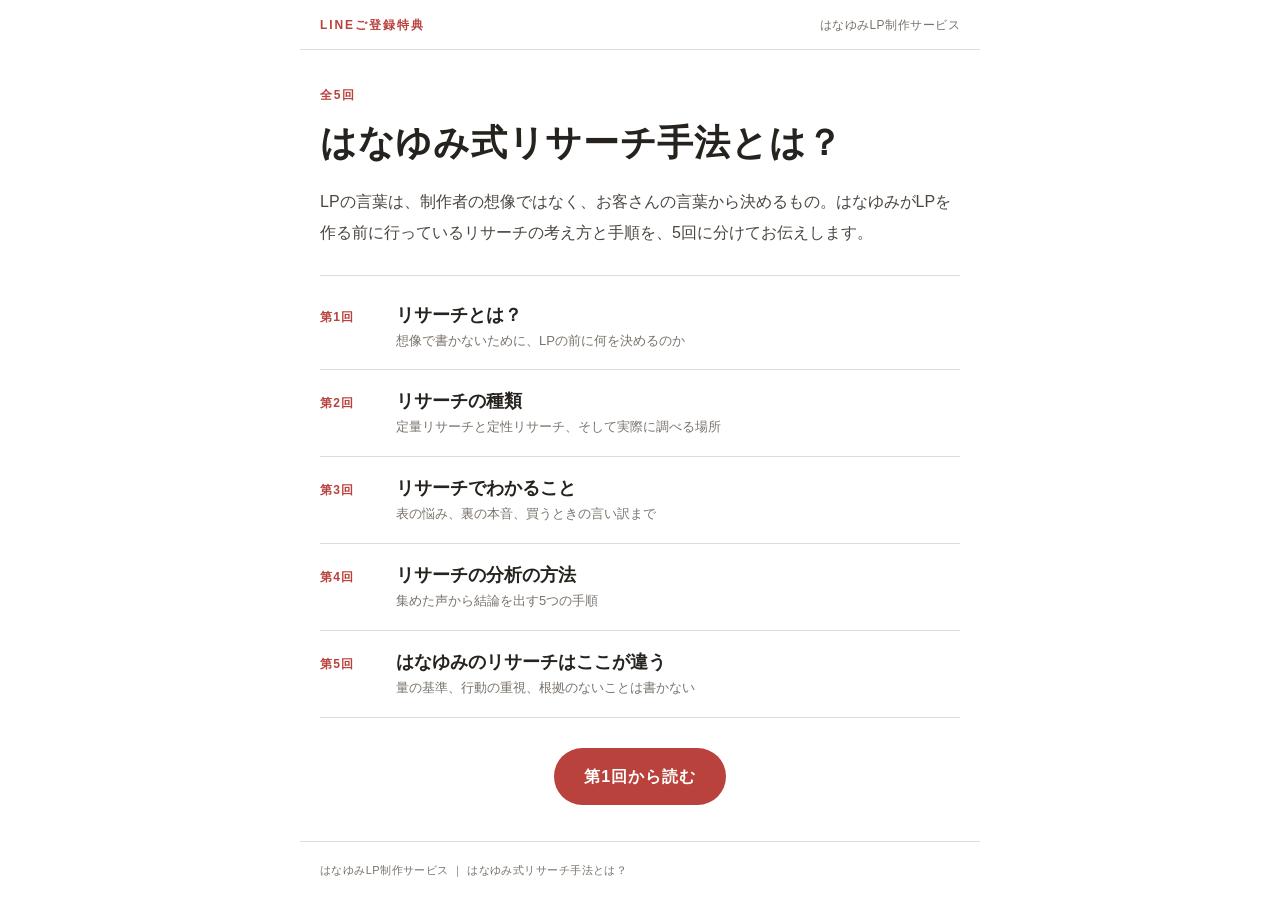
<file: index.html>
<!doctype html>
<html lang="ja">
<head>
<meta charset="utf-8">
<meta name="viewport" content="width=device-width, initial-scale=1">
<title>はなゆみ式リサーチ手法とは？</title>
<link rel="stylesheet" href="style.css">
</head>
<body>
<header class="topbar">
  <span class="eyebrow">LINEご登録特典</span>
  <span class="pub">はなゆみLP制作サービス</span>
</header>
<main class="article index">
  <div class="hero">
    <p class="count">全5回</p>
    <h1>はなゆみ式リサーチ手法とは？</h1>
    <p class="lead">LPの言葉は、制作者の想像ではなく、お客さんの言葉から決めるもの。はなゆみがLPを作る前に行っているリサーチの考え方と手順を、5回に分けてお伝えします。</p>
  </div>
  <ol class="toc"><li><a href="01.html"><span class="n">第1回</span><span class="t">リサーチとは？</span><span class="d">想像で書かないために、LPの前に何を決めるのか</span></a></li><li><a href="02.html"><span class="n">第2回</span><span class="t">リサーチの種類</span><span class="d">定量リサーチと定性リサーチ、そして実際に調べる場所</span></a></li><li><a href="03.html"><span class="n">第3回</span><span class="t">リサーチでわかること</span><span class="d">表の悩み、裏の本音、買うときの言い訳まで</span></a></li><li><a href="04.html"><span class="n">第4回</span><span class="t">リサーチの分析の方法</span><span class="d">集めた声から結論を出す5つの手順</span></a></li><li><a href="05.html"><span class="n">第5回</span><span class="t">はなゆみのリサーチはここが違う</span><span class="d">量の基準、行動の重視、根拠のないことは書かない</span></a></li></ol>
  <p class="start"><a href="01.html">第1回から読む</a></p>
</main>
<footer class="foot">
  <p>はなゆみLP制作サービス ｜ はなゆみ式リサーチ手法とは？</p>
</footer>
</body>
</html>
</file>
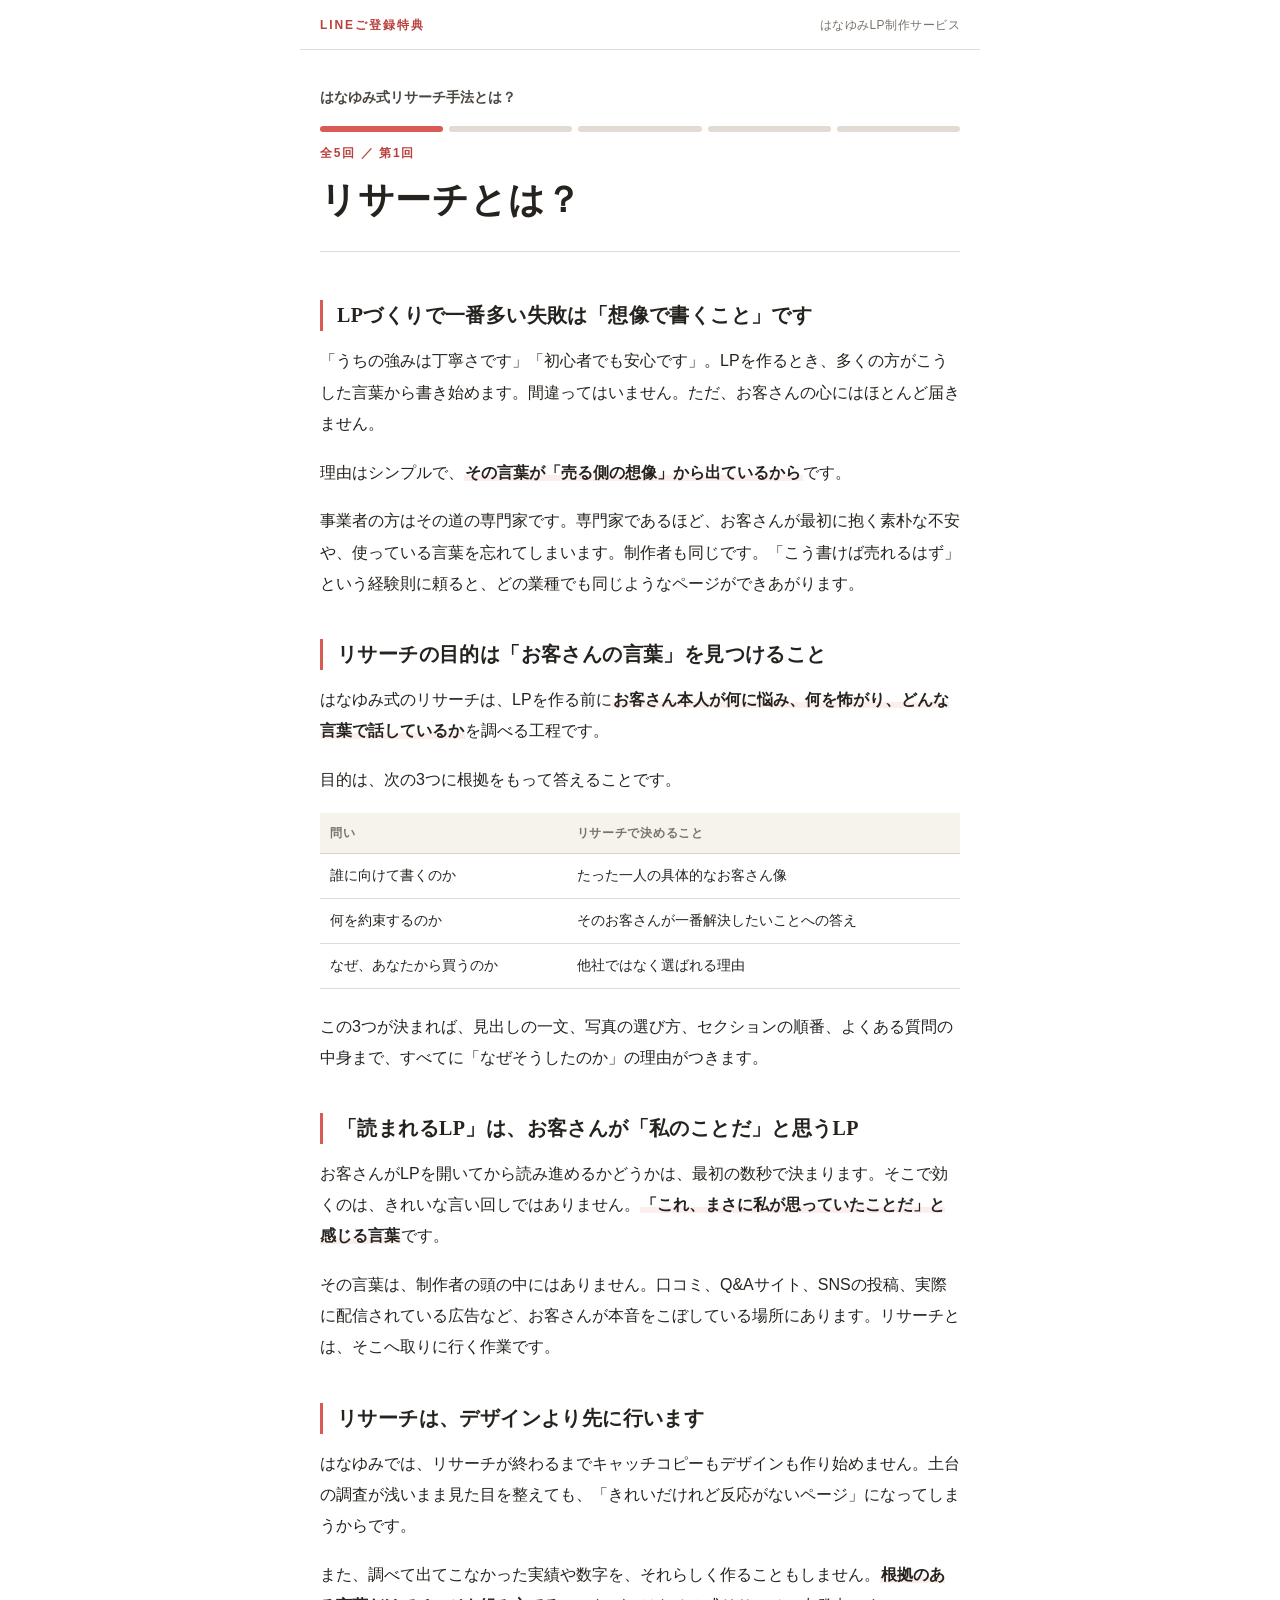
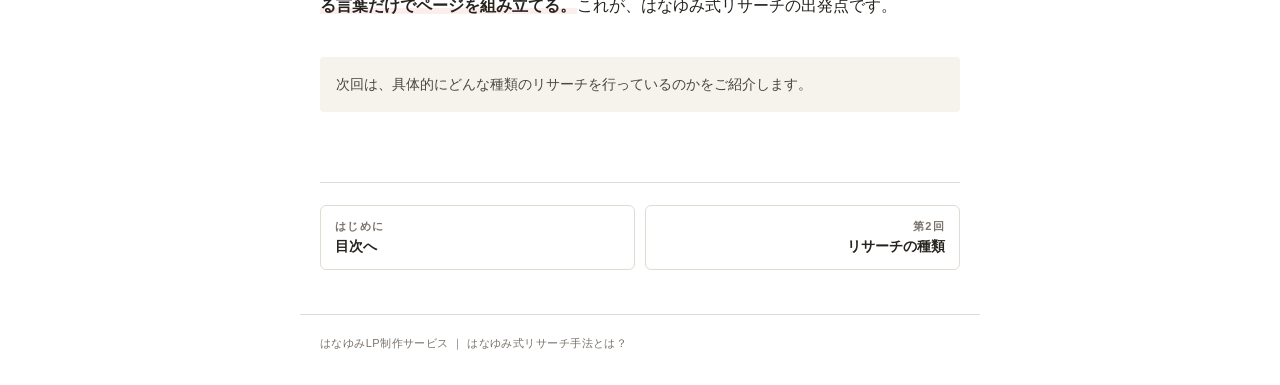
<file: 01.html>
<!doctype html>
<html lang="ja">
<head>
<meta charset="utf-8">
<meta name="viewport" content="width=device-width, initial-scale=1">
<title>第1回 リサーチとは？｜はなゆみ式リサーチ手法とは？</title>
<link rel="stylesheet" href="style.css">
</head>
<body>
<header class="topbar">
  <span class="eyebrow">LINEご登録特典</span>
  <span class="pub">はなゆみLP制作サービス</span>
</header>
<main class="article">
  <div class="hero">
    <p class="series"><a href="index.html">はなゆみ式リサーチ手法とは？</a></p>
    <nav class="rail" aria-label="全5回の位置"><a class="seg is-current" href="01.html" aria-label="第1回 リサーチとは？" aria-current="page"></a><a class="seg " href="02.html" aria-label="第2回 リサーチの種類"></a><a class="seg " href="03.html" aria-label="第3回 リサーチでわかること"></a><a class="seg " href="04.html" aria-label="第4回 リサーチの分析の方法"></a><a class="seg " href="05.html" aria-label="第5回 はなゆみのリサーチはここが違う"></a></nav>
    <p class="count">全5回 ／ 第1回</p>
    <h1>リサーチとは？</h1>
  </div>
  <div class="body">
<h3>LPづくりで一番多い失敗は「想像で書くこと」です</h3>
<p>「うちの強みは丁寧さです」「初心者でも安心です」。LPを作るとき、多くの方がこうした言葉から書き始めます。間違ってはいません。ただ、お客さんの心にはほとんど届きません。</p>
<p>理由はシンプルで、<strong>その言葉が「売る側の想像」から出ているから</strong>です。</p>
<p>事業者の方はその道の専門家です。専門家であるほど、お客さんが最初に抱く素朴な不安や、使っている言葉を忘れてしまいます。制作者も同じです。「こう書けば売れるはず」という経験則に頼ると、どの業種でも同じようなページができあがります。</p>
<h3>リサーチの目的は「お客さんの言葉」を見つけること</h3>
<p>はなゆみ式のリサーチは、LPを作る前に<strong>お客さん本人が何に悩み、何を怖がり、どんな言葉で話しているか</strong>を調べる工程です。</p>
<p>目的は、次の3つに根拠をもって答えることです。</p>
<div class="table"><table><thead><tr><th>問い</th><th>リサーチで決めること</th></tr></thead><tbody><tr><td data-label="問い">誰に向けて書くのか</td><td data-label="リサーチで決めること">たった一人の具体的なお客さん像</td></tr><tr><td data-label="問い">何を約束するのか</td><td data-label="リサーチで決めること">そのお客さんが一番解決したいことへの答え</td></tr><tr><td data-label="問い">なぜ、あなたから買うのか</td><td data-label="リサーチで決めること">他社ではなく選ばれる理由</td></tr></tbody></table></div>
<p>この3つが決まれば、見出しの一文、写真の選び方、セクションの順番、よくある質問の中身まで、すべてに「なぜそうしたのか」の理由がつきます。</p>
<h3>「読まれるLP」は、お客さんが「私のことだ」と思うLP</h3>
<p>お客さんがLPを開いてから読み進めるかどうかは、最初の数秒で決まります。そこで効くのは、きれいな言い回しではありません。<strong>「これ、まさに私が思っていたことだ」と感じる言葉</strong>です。</p>
<p>その言葉は、制作者の頭の中にはありません。口コミ、Q&amp;Aサイト、SNSの投稿、実際に配信されている広告など、お客さんが本音をこぼしている場所にあります。リサーチとは、そこへ取りに行く作業です。</p>
<h3>リサーチは、デザインより先に行います</h3>
<p>はなゆみでは、リサーチが終わるまでキャッチコピーもデザインも作り始めません。土台の調査が浅いまま見た目を整えても、「きれいだけれど反応がないページ」になってしまうからです。</p>
<p>また、調べて出てこなかった実績や数字を、それらしく作ることもしません。<strong>根拠のある言葉だけでページを組み立てる。</strong>これが、はなゆみ式リサーチの出発点です。</p>
<p class="next">次回は、具体的にどんな種類のリサーチを行っているのかをご紹介します。</p>
  </div>
  <nav class="pager"><a class="prev" href="index.html"><span>はじめに</span>目次へ</a><a class="next" href="02.html"><span>第2回</span>リサーチの種類</a></nav>
</main>
<footer class="foot">
  <p>はなゆみLP制作サービス ｜ はなゆみ式リサーチ手法とは？</p>
</footer>
</body>
</html>
</file>
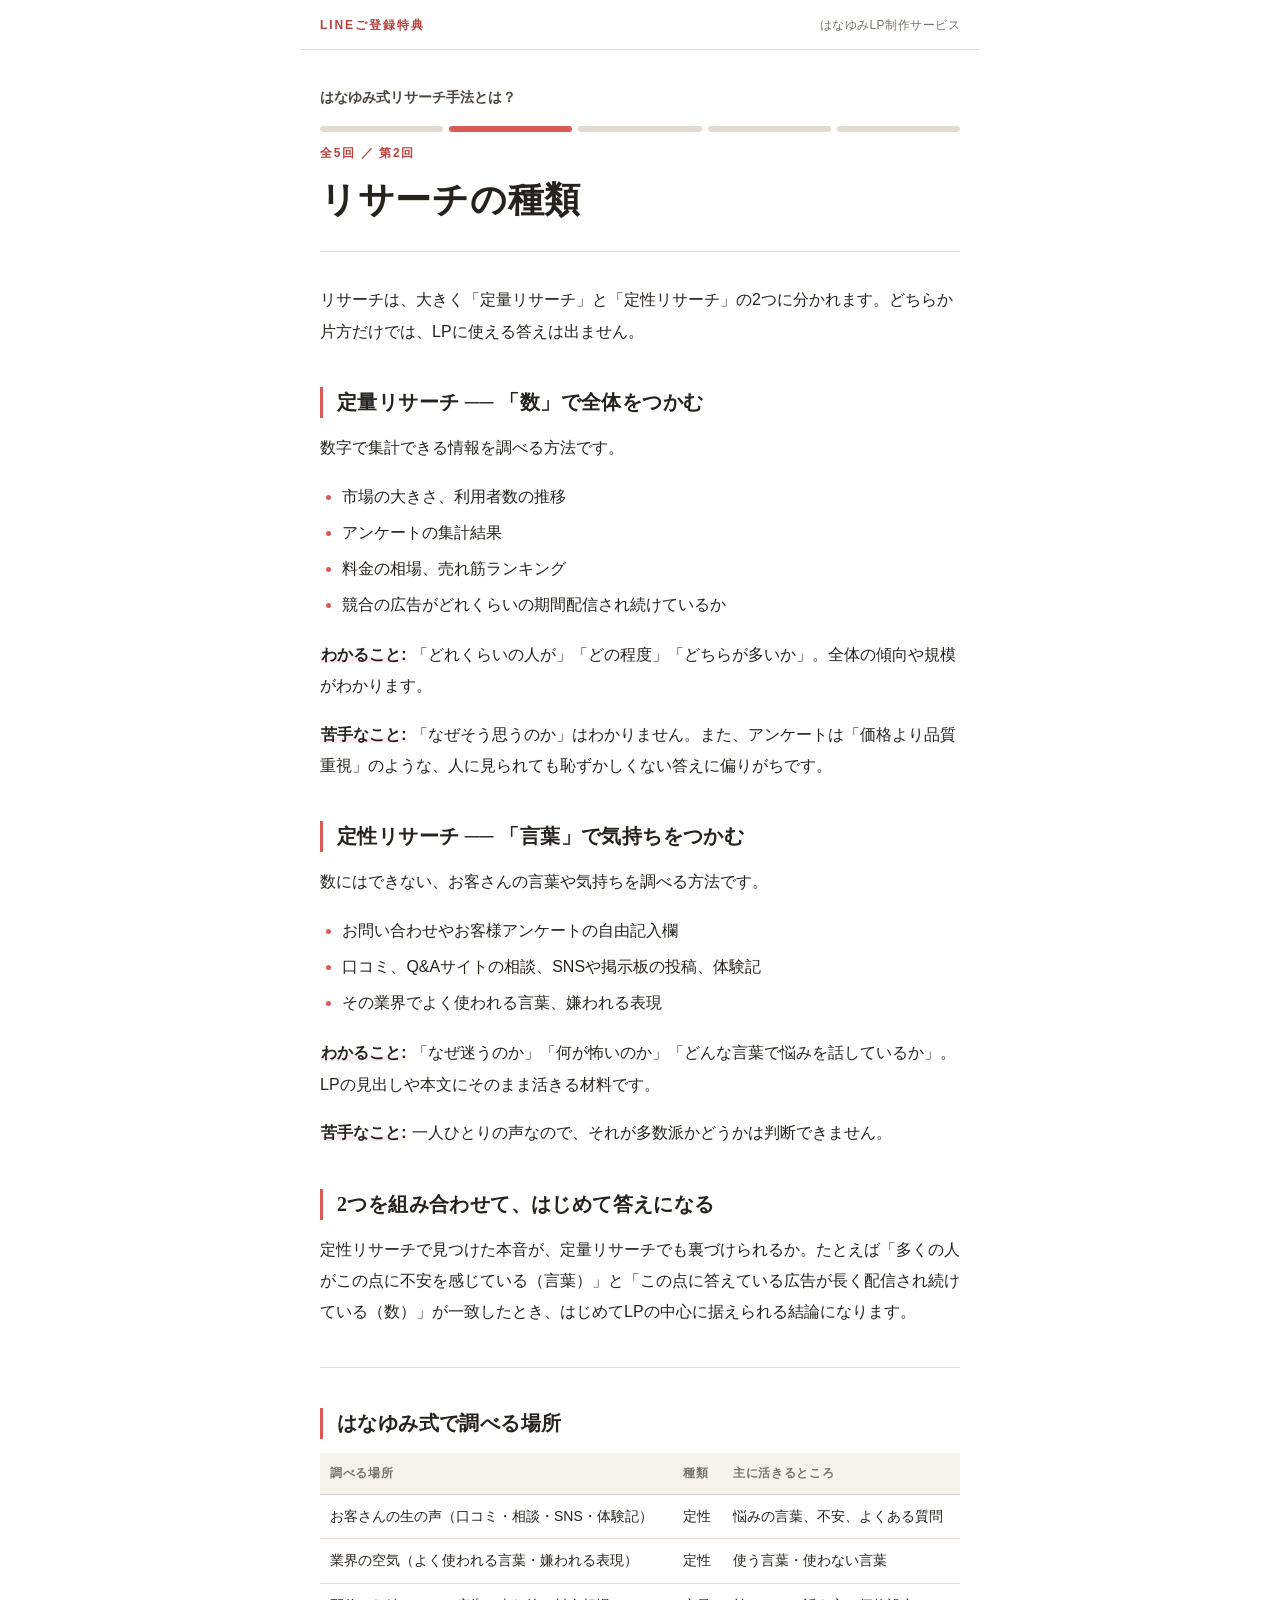
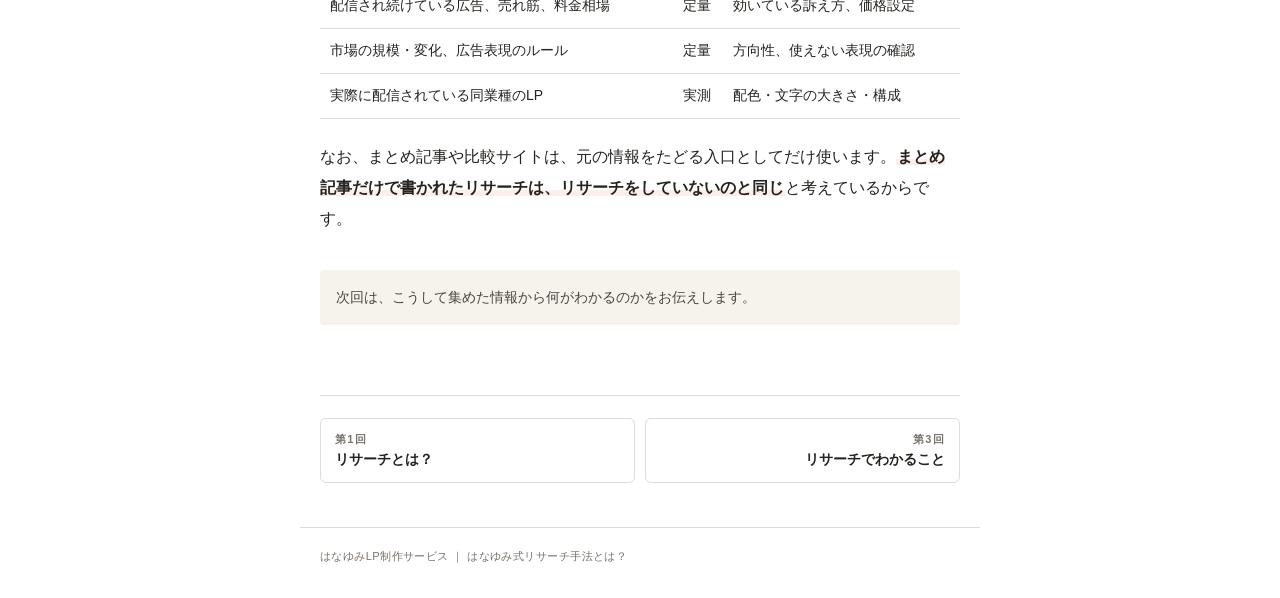
<file: 02.html>
<!doctype html>
<html lang="ja">
<head>
<meta charset="utf-8">
<meta name="viewport" content="width=device-width, initial-scale=1">
<title>第2回 リサーチの種類｜はなゆみ式リサーチ手法とは？</title>
<link rel="stylesheet" href="style.css">
</head>
<body>
<header class="topbar">
  <span class="eyebrow">LINEご登録特典</span>
  <span class="pub">はなゆみLP制作サービス</span>
</header>
<main class="article">
  <div class="hero">
    <p class="series"><a href="index.html">はなゆみ式リサーチ手法とは？</a></p>
    <nav class="rail" aria-label="全5回の位置"><a class="seg " href="01.html" aria-label="第1回 リサーチとは？"></a><a class="seg is-current" href="02.html" aria-label="第2回 リサーチの種類" aria-current="page"></a><a class="seg " href="03.html" aria-label="第3回 リサーチでわかること"></a><a class="seg " href="04.html" aria-label="第4回 リサーチの分析の方法"></a><a class="seg " href="05.html" aria-label="第5回 はなゆみのリサーチはここが違う"></a></nav>
    <p class="count">全5回 ／ 第2回</p>
    <h1>リサーチの種類</h1>
  </div>
  <div class="body">
<p>リサーチは、大きく「定量リサーチ」と「定性リサーチ」の2つに分かれます。どちらか片方だけでは、LPに使える答えは出ません。</p>
<h3>定量リサーチ ── 「数」で全体をつかむ</h3>
<p>数字で集計できる情報を調べる方法です。</p>
<ul><li>市場の大きさ、利用者数の推移</li><li>アンケートの集計結果</li><li>料金の相場、売れ筋ランキング</li><li>競合の広告がどれくらいの期間配信され続けているか</li></ul>
<p><strong>わかること:</strong> 「どれくらいの人が」「どの程度」「どちらが多いか」。全体の傾向や規模がわかります。</p>
<p><strong>苦手なこと:</strong> 「なぜそう思うのか」はわかりません。また、アンケートは「価格より品質重視」のような、人に見られても恥ずかしくない答えに偏りがちです。</p>
<h3>定性リサーチ ── 「言葉」で気持ちをつかむ</h3>
<p>数にはできない、お客さんの言葉や気持ちを調べる方法です。</p>
<ul><li>お問い合わせやお客様アンケートの自由記入欄</li><li>口コミ、Q&amp;Aサイトの相談、SNSや掲示板の投稿、体験記</li><li>その業界でよく使われる言葉、嫌われる表現</li></ul>
<p><strong>わかること:</strong> 「なぜ迷うのか」「何が怖いのか」「どんな言葉で悩みを話しているか」。LPの見出しや本文にそのまま活きる材料です。</p>
<p><strong>苦手なこと:</strong> 一人ひとりの声なので、それが多数派かどうかは判断できません。</p>
<h3>2つを組み合わせて、はじめて答えになる</h3>
<p>定性リサーチで見つけた本音が、定量リサーチでも裏づけられるか。たとえば「多くの人がこの点に不安を感じている（言葉）」と「この点に答えている広告が長く配信され続けている（数）」が一致したとき、はじめてLPの中心に据えられる結論になります。</p>
<hr>
<h3>はなゆみ式で調べる場所</h3>
<div class="table"><table><thead><tr><th>調べる場所</th><th>種類</th><th>主に活きるところ</th></tr></thead><tbody><tr><td data-label="調べる場所">お客さんの生の声（口コミ・相談・SNS・体験記）</td><td data-label="種類">定性</td><td data-label="主に活きるところ">悩みの言葉、不安、よくある質問</td></tr><tr><td data-label="調べる場所">業界の空気（よく使われる言葉・嫌われる表現）</td><td data-label="種類">定性</td><td data-label="主に活きるところ">使う言葉・使わない言葉</td></tr><tr><td data-label="調べる場所">配信され続けている広告、売れ筋、料金相場</td><td data-label="種類">定量</td><td data-label="主に活きるところ">効いている訴え方、価格設定</td></tr><tr><td data-label="調べる場所">市場の規模・変化、広告表現のルール</td><td data-label="種類">定量</td><td data-label="主に活きるところ">方向性、使えない表現の確認</td></tr><tr><td data-label="調べる場所">実際に配信されている同業種のLP</td><td data-label="種類">実測</td><td data-label="主に活きるところ">配色・文字の大きさ・構成</td></tr></tbody></table></div>
<p>なお、まとめ記事や比較サイトは、元の情報をたどる入口としてだけ使います。<strong>まとめ記事だけで書かれたリサーチは、リサーチをしていないのと同じ</strong>と考えているからです。</p>
<p class="next">次回は、こうして集めた情報から何がわかるのかをお伝えします。</p>
  </div>
  <nav class="pager"><a class="prev" href="01.html"><span>第1回</span>リサーチとは？</a><a class="next" href="03.html"><span>第3回</span>リサーチでわかること</a></nav>
</main>
<footer class="foot">
  <p>はなゆみLP制作サービス ｜ はなゆみ式リサーチ手法とは？</p>
</footer>
</body>
</html>
</file>
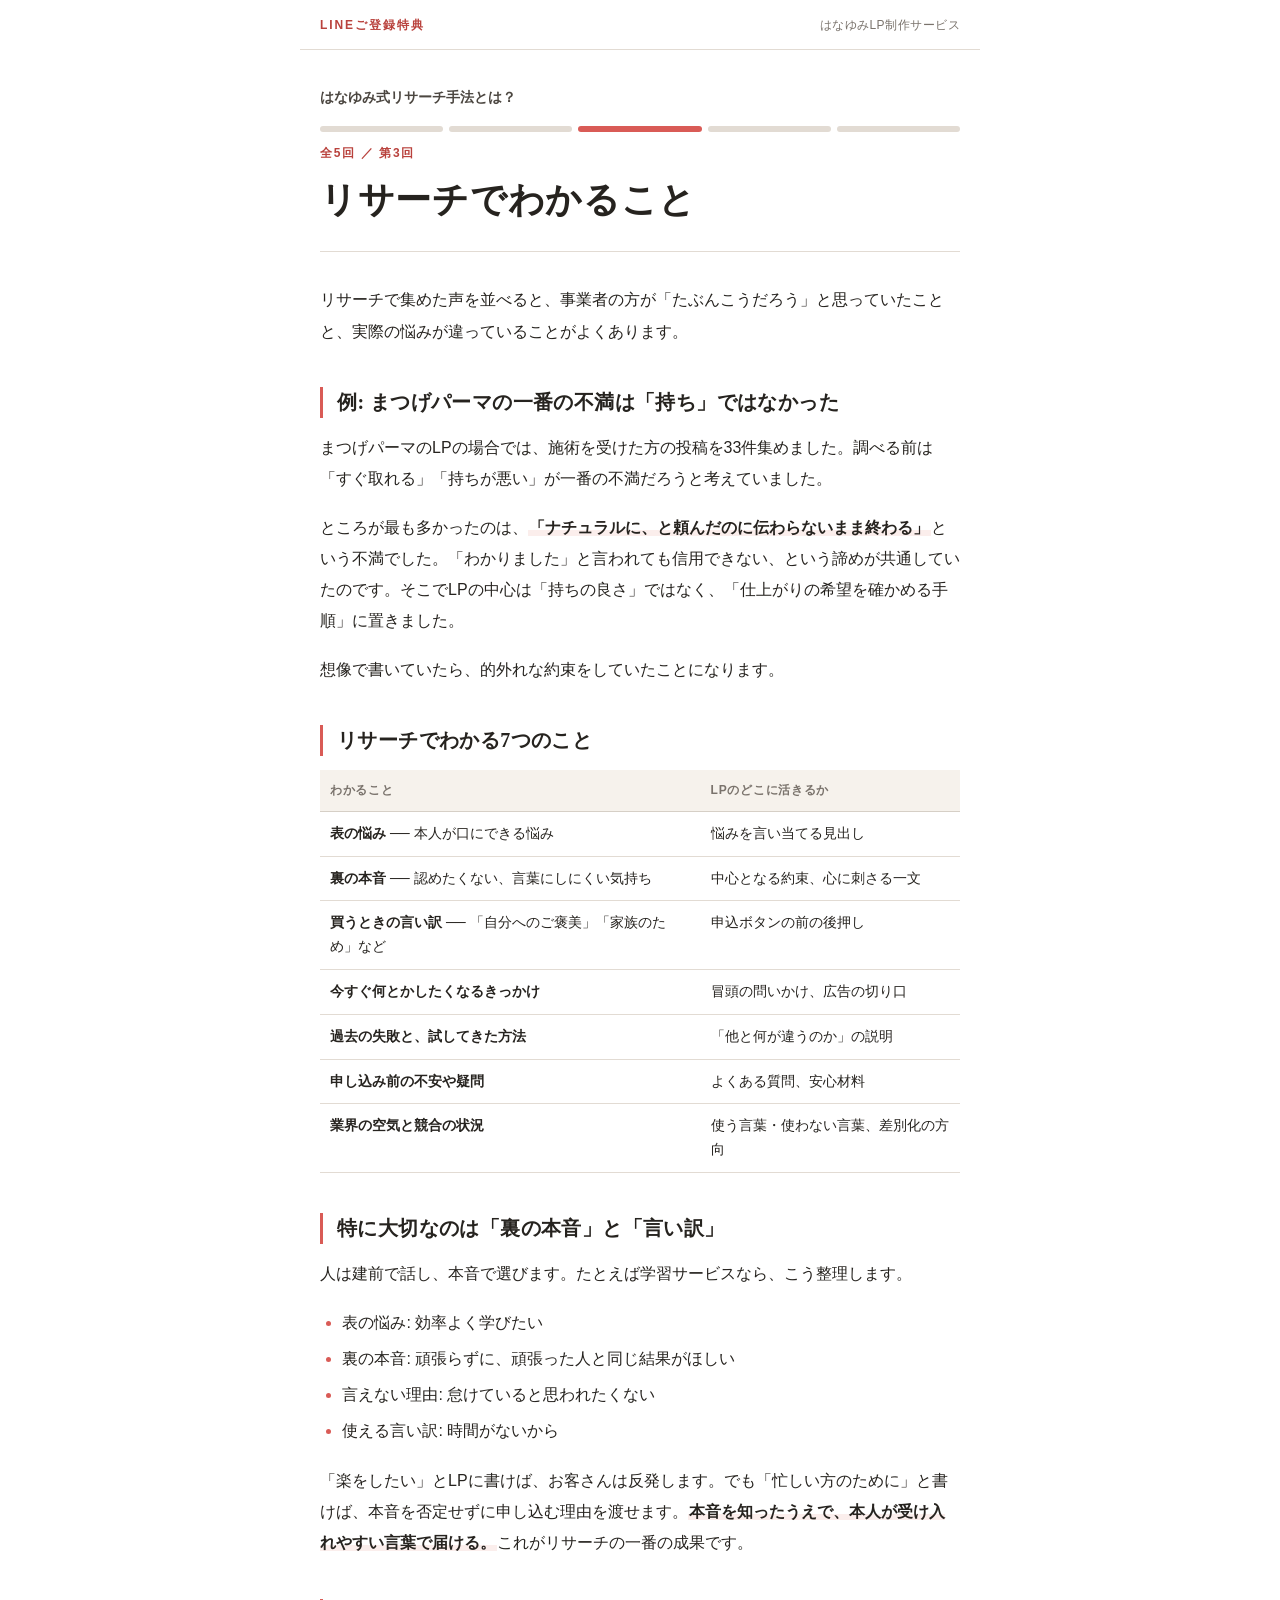
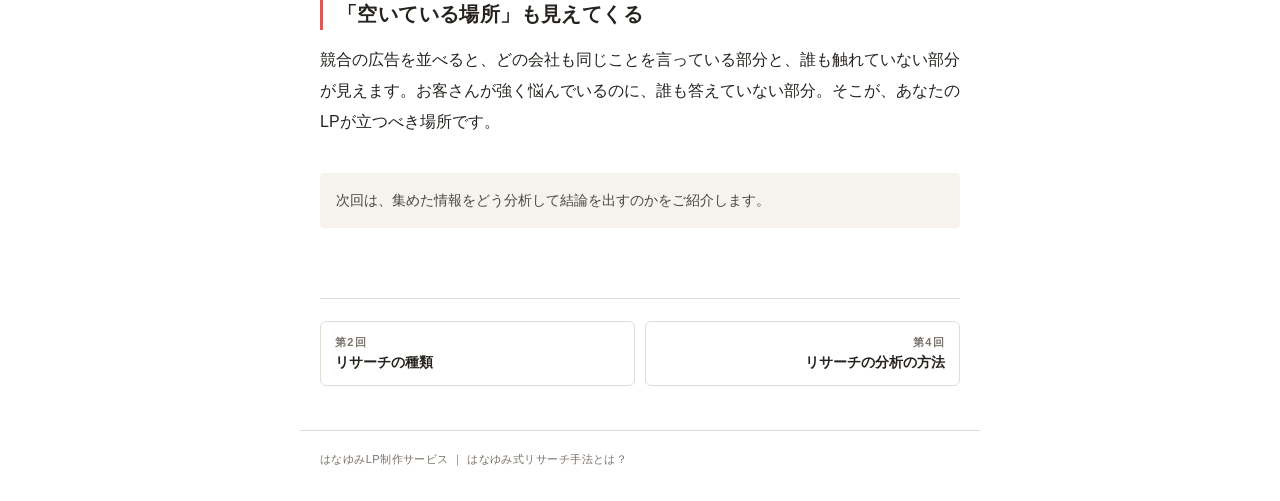
<file: 03.html>
<!doctype html>
<html lang="ja">
<head>
<meta charset="utf-8">
<meta name="viewport" content="width=device-width, initial-scale=1">
<title>第3回 リサーチでわかること｜はなゆみ式リサーチ手法とは？</title>
<link rel="stylesheet" href="style.css">
</head>
<body>
<header class="topbar">
  <span class="eyebrow">LINEご登録特典</span>
  <span class="pub">はなゆみLP制作サービス</span>
</header>
<main class="article">
  <div class="hero">
    <p class="series"><a href="index.html">はなゆみ式リサーチ手法とは？</a></p>
    <nav class="rail" aria-label="全5回の位置"><a class="seg " href="01.html" aria-label="第1回 リサーチとは？"></a><a class="seg " href="02.html" aria-label="第2回 リサーチの種類"></a><a class="seg is-current" href="03.html" aria-label="第3回 リサーチでわかること" aria-current="page"></a><a class="seg " href="04.html" aria-label="第4回 リサーチの分析の方法"></a><a class="seg " href="05.html" aria-label="第5回 はなゆみのリサーチはここが違う"></a></nav>
    <p class="count">全5回 ／ 第3回</p>
    <h1>リサーチでわかること</h1>
  </div>
  <div class="body">
<p>リサーチで集めた声を並べると、事業者の方が「たぶんこうだろう」と思っていたことと、実際の悩みが違っていることがよくあります。</p>
<h3>例: まつげパーマの一番の不満は「持ち」ではなかった</h3>
<p>まつげパーマのLPの場合では、施術を受けた方の投稿を33件集めました。調べる前は「すぐ取れる」「持ちが悪い」が一番の不満だろうと考えていました。</p>
<p>ところが最も多かったのは、<strong>「ナチュラルに、と頼んだのに伝わらないまま終わる」</strong>という不満でした。「わかりました」と言われても信用できない、という諦めが共通していたのです。そこでLPの中心は「持ちの良さ」ではなく、「仕上がりの希望を確かめる手順」に置きました。</p>
<p>想像で書いていたら、的外れな約束をしていたことになります。</p>
<h3>リサーチでわかる7つのこと</h3>
<div class="table"><table><thead><tr><th>わかること</th><th>LPのどこに活きるか</th></tr></thead><tbody><tr><td data-label="わかること"><strong>表の悩み</strong> ── 本人が口にできる悩み</td><td data-label="LPのどこに活きるか">悩みを言い当てる見出し</td></tr><tr><td data-label="わかること"><strong>裏の本音</strong> ── 認めたくない、言葉にしにくい気持ち</td><td data-label="LPのどこに活きるか">中心となる約束、心に刺さる一文</td></tr><tr><td data-label="わかること"><strong>買うときの言い訳</strong> ── 「自分へのご褒美」「家族のため」など</td><td data-label="LPのどこに活きるか">申込ボタンの前の後押し</td></tr><tr><td data-label="わかること"><strong>今すぐ何とかしたくなるきっかけ</strong></td><td data-label="LPのどこに活きるか">冒頭の問いかけ、広告の切り口</td></tr><tr><td data-label="わかること"><strong>過去の失敗と、試してきた方法</strong></td><td data-label="LPのどこに活きるか">「他と何が違うのか」の説明</td></tr><tr><td data-label="わかること"><strong>申し込み前の不安や疑問</strong></td><td data-label="LPのどこに活きるか">よくある質問、安心材料</td></tr><tr><td data-label="わかること"><strong>業界の空気と競合の状況</strong></td><td data-label="LPのどこに活きるか">使う言葉・使わない言葉、差別化の方向</td></tr></tbody></table></div>
<h3>特に大切なのは「裏の本音」と「言い訳」</h3>
<p>人は建前で話し、本音で選びます。たとえば学習サービスなら、こう整理します。</p>
<ul><li>表の悩み: 効率よく学びたい</li><li>裏の本音: 頑張らずに、頑張った人と同じ結果がほしい</li><li>言えない理由: 怠けていると思われたくない</li><li>使える言い訳: 時間がないから</li></ul>
<p>「楽をしたい」とLPに書けば、お客さんは反発します。でも「忙しい方のために」と書けば、本音を否定せずに申し込む理由を渡せます。<strong>本音を知ったうえで、本人が受け入れやすい言葉で届ける。</strong>これがリサーチの一番の成果です。</p>
<h3>「空いている場所」も見えてくる</h3>
<p>競合の広告を並べると、どの会社も同じことを言っている部分と、誰も触れていない部分が見えます。お客さんが強く悩んでいるのに、誰も答えていない部分。そこが、あなたのLPが立つべき場所です。</p>
<p class="next">次回は、集めた情報をどう分析して結論を出すのかをご紹介します。</p>
  </div>
  <nav class="pager"><a class="prev" href="02.html"><span>第2回</span>リサーチの種類</a><a class="next" href="04.html"><span>第4回</span>リサーチの分析の方法</a></nav>
</main>
<footer class="foot">
  <p>はなゆみLP制作サービス ｜ はなゆみ式リサーチ手法とは？</p>
</footer>
</body>
</html>
</file>
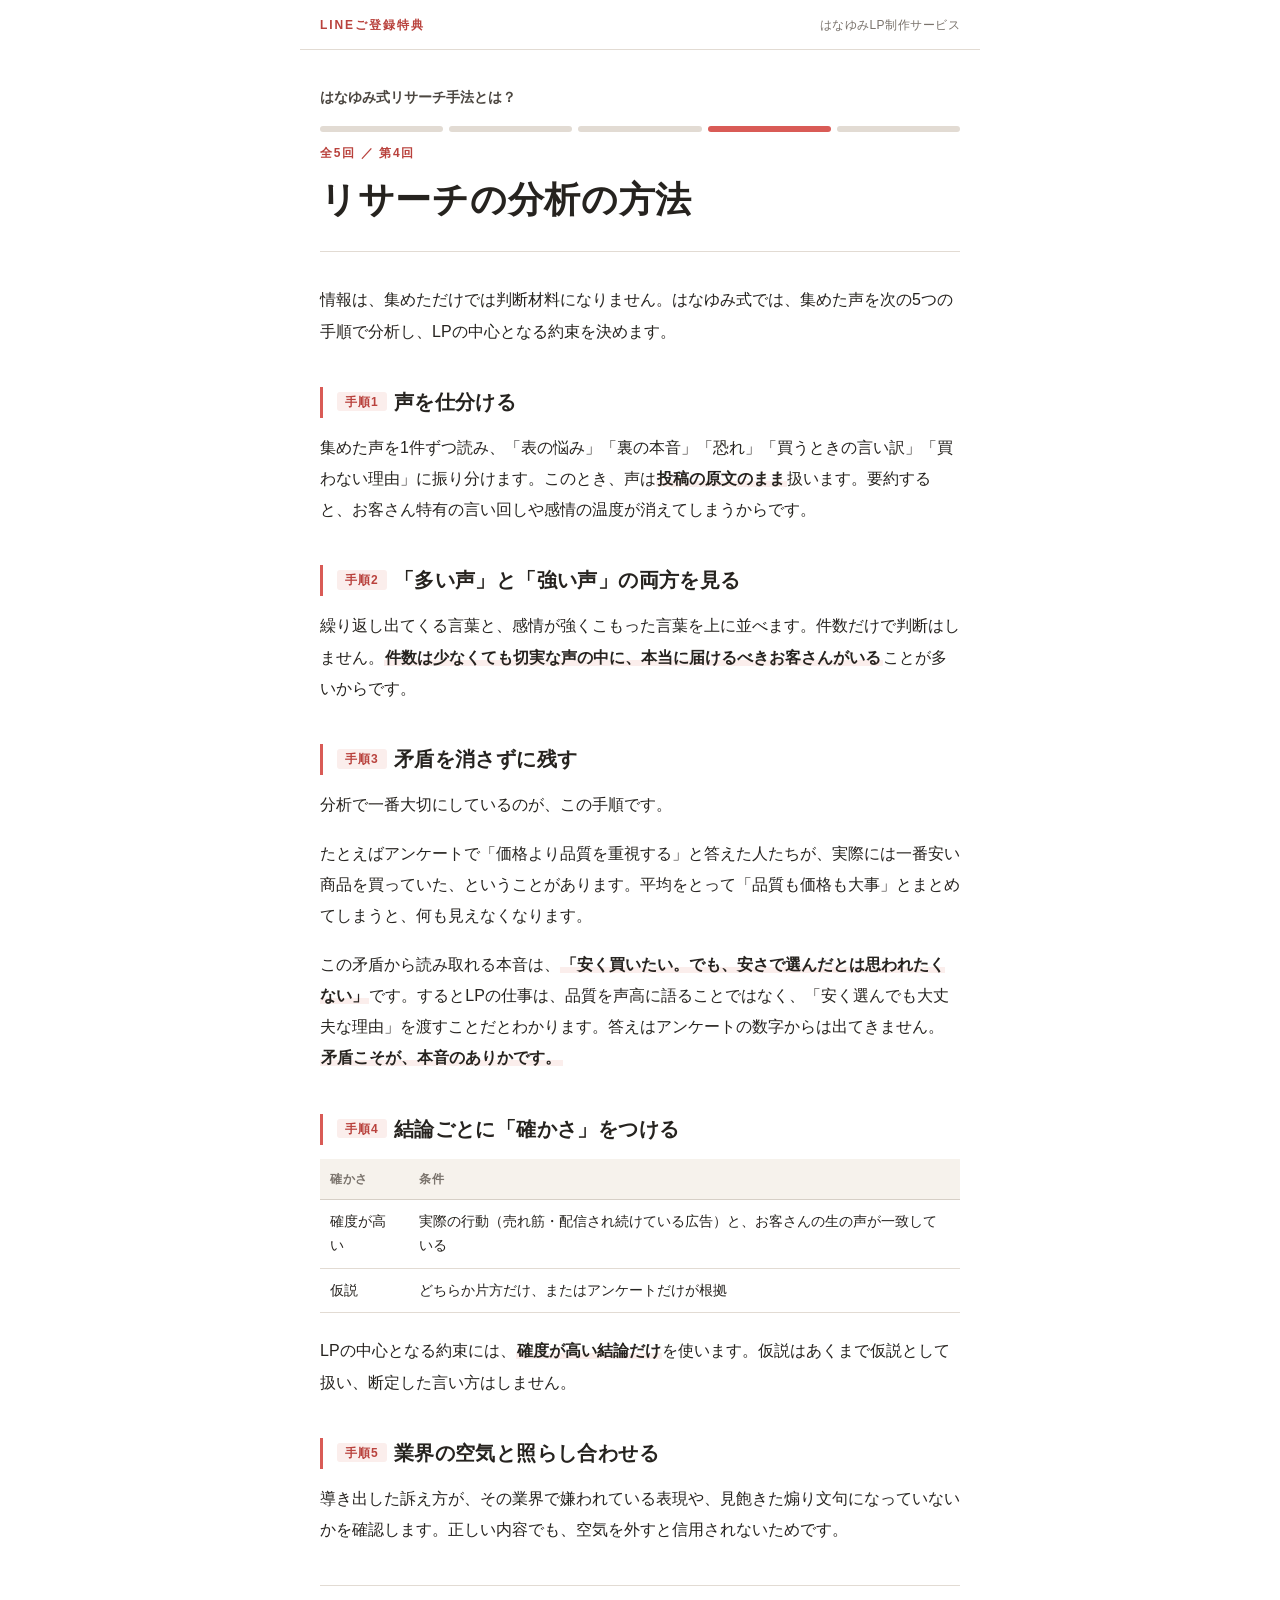
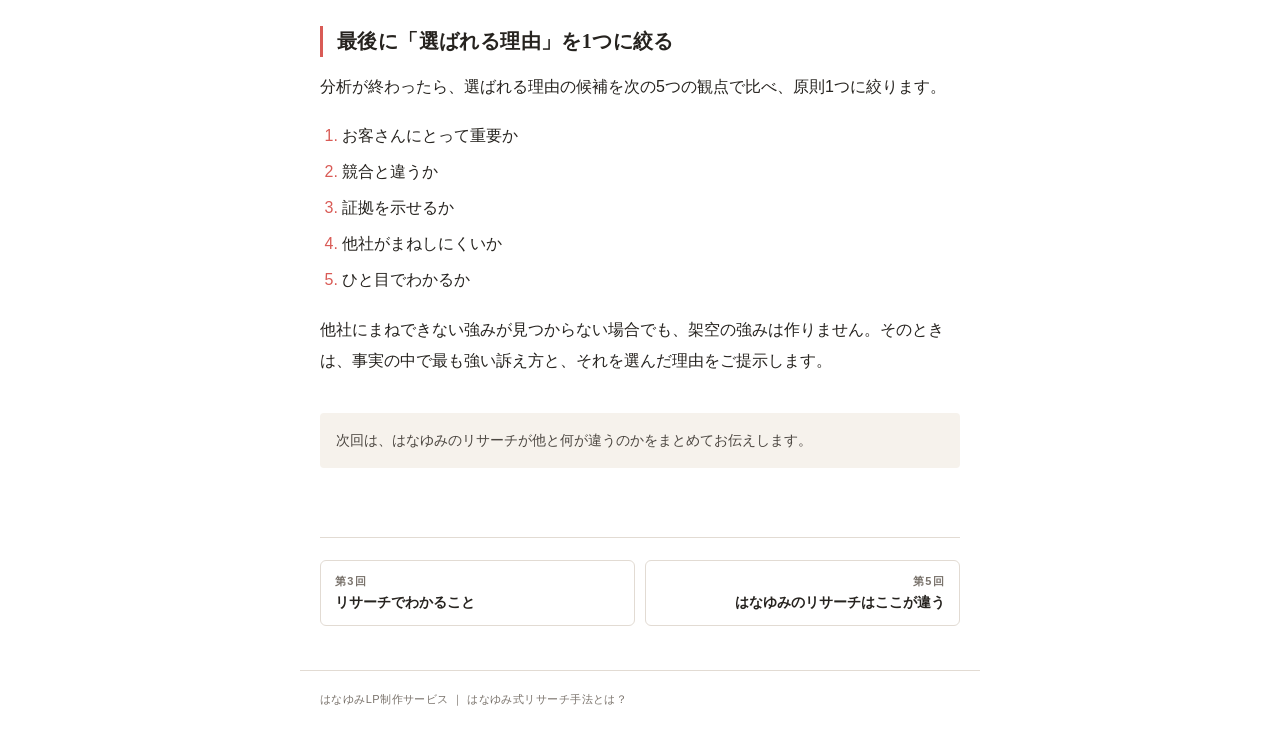
<file: 04.html>
<!doctype html>
<html lang="ja">
<head>
<meta charset="utf-8">
<meta name="viewport" content="width=device-width, initial-scale=1">
<title>第4回 リサーチの分析の方法｜はなゆみ式リサーチ手法とは？</title>
<link rel="stylesheet" href="style.css">
</head>
<body>
<header class="topbar">
  <span class="eyebrow">LINEご登録特典</span>
  <span class="pub">はなゆみLP制作サービス</span>
</header>
<main class="article">
  <div class="hero">
    <p class="series"><a href="index.html">はなゆみ式リサーチ手法とは？</a></p>
    <nav class="rail" aria-label="全5回の位置"><a class="seg " href="01.html" aria-label="第1回 リサーチとは？"></a><a class="seg " href="02.html" aria-label="第2回 リサーチの種類"></a><a class="seg " href="03.html" aria-label="第3回 リサーチでわかること"></a><a class="seg is-current" href="04.html" aria-label="第4回 リサーチの分析の方法" aria-current="page"></a><a class="seg " href="05.html" aria-label="第5回 はなゆみのリサーチはここが違う"></a></nav>
    <p class="count">全5回 ／ 第4回</p>
    <h1>リサーチの分析の方法</h1>
  </div>
  <div class="body">
<p>情報は、集めただけでは判断材料になりません。はなゆみ式では、集めた声を次の5つの手順で分析し、LPの中心となる約束を決めます。</p>
<h3><span class="mark">手順1</span>声を仕分ける</h3>
<p>集めた声を1件ずつ読み、「表の悩み」「裏の本音」「恐れ」「買うときの言い訳」「買わない理由」に振り分けます。このとき、声は<strong>投稿の原文のまま</strong>扱います。要約すると、お客さん特有の言い回しや感情の温度が消えてしまうからです。</p>
<h3><span class="mark">手順2</span>「多い声」と「強い声」の両方を見る</h3>
<p>繰り返し出てくる言葉と、感情が強くこもった言葉を上に並べます。件数だけで判断はしません。<strong>件数は少なくても切実な声の中に、本当に届けるべきお客さんがいる</strong>ことが多いからです。</p>
<h3><span class="mark">手順3</span>矛盾を消さずに残す</h3>
<p>分析で一番大切にしているのが、この手順です。</p>
<p>たとえばアンケートで「価格より品質を重視する」と答えた人たちが、実際には一番安い商品を買っていた、ということがあります。平均をとって「品質も価格も大事」とまとめてしまうと、何も見えなくなります。</p>
<p>この矛盾から読み取れる本音は、<strong>「安く買いたい。でも、安さで選んだとは思われたくない」</strong>です。するとLPの仕事は、品質を声高に語ることではなく、「安く選んでも大丈夫な理由」を渡すことだとわかります。答えはアンケートの数字からは出てきません。<strong>矛盾こそが、本音のありかです。</strong></p>
<h3><span class="mark">手順4</span>結論ごとに「確かさ」をつける</h3>
<div class="table"><table><thead><tr><th>確かさ</th><th>条件</th></tr></thead><tbody><tr><td data-label="確かさ">確度が高い</td><td data-label="条件">実際の行動（売れ筋・配信され続けている広告）と、お客さんの生の声が一致している</td></tr><tr><td data-label="確かさ">仮説</td><td data-label="条件">どちらか片方だけ、またはアンケートだけが根拠</td></tr></tbody></table></div>
<p>LPの中心となる約束には、<strong>確度が高い結論だけ</strong>を使います。仮説はあくまで仮説として扱い、断定した言い方はしません。</p>
<h3><span class="mark">手順5</span>業界の空気と照らし合わせる</h3>
<p>導き出した訴え方が、その業界で嫌われている表現や、見飽きた煽り文句になっていないかを確認します。正しい内容でも、空気を外すと信用されないためです。</p>
<hr>
<h3>最後に「選ばれる理由」を1つに絞る</h3>
<p>分析が終わったら、選ばれる理由の候補を次の5つの観点で比べ、原則1つに絞ります。</p>
<ol><li>お客さんにとって重要か</li><li>競合と違うか</li><li>証拠を示せるか</li><li>他社がまねしにくいか</li><li>ひと目でわかるか</li></ol>
<p>他社にまねできない強みが見つからない場合でも、架空の強みは作りません。そのときは、事実の中で最も強い訴え方と、それを選んだ理由をご提示します。</p>
<p class="next">次回は、はなゆみのリサーチが他と何が違うのかをまとめてお伝えします。</p>
  </div>
  <nav class="pager"><a class="prev" href="03.html"><span>第3回</span>リサーチでわかること</a><a class="next" href="05.html"><span>第5回</span>はなゆみのリサーチはここが違う</a></nav>
</main>
<footer class="foot">
  <p>はなゆみLP制作サービス ｜ はなゆみ式リサーチ手法とは？</p>
</footer>
</body>
</html>
</file>
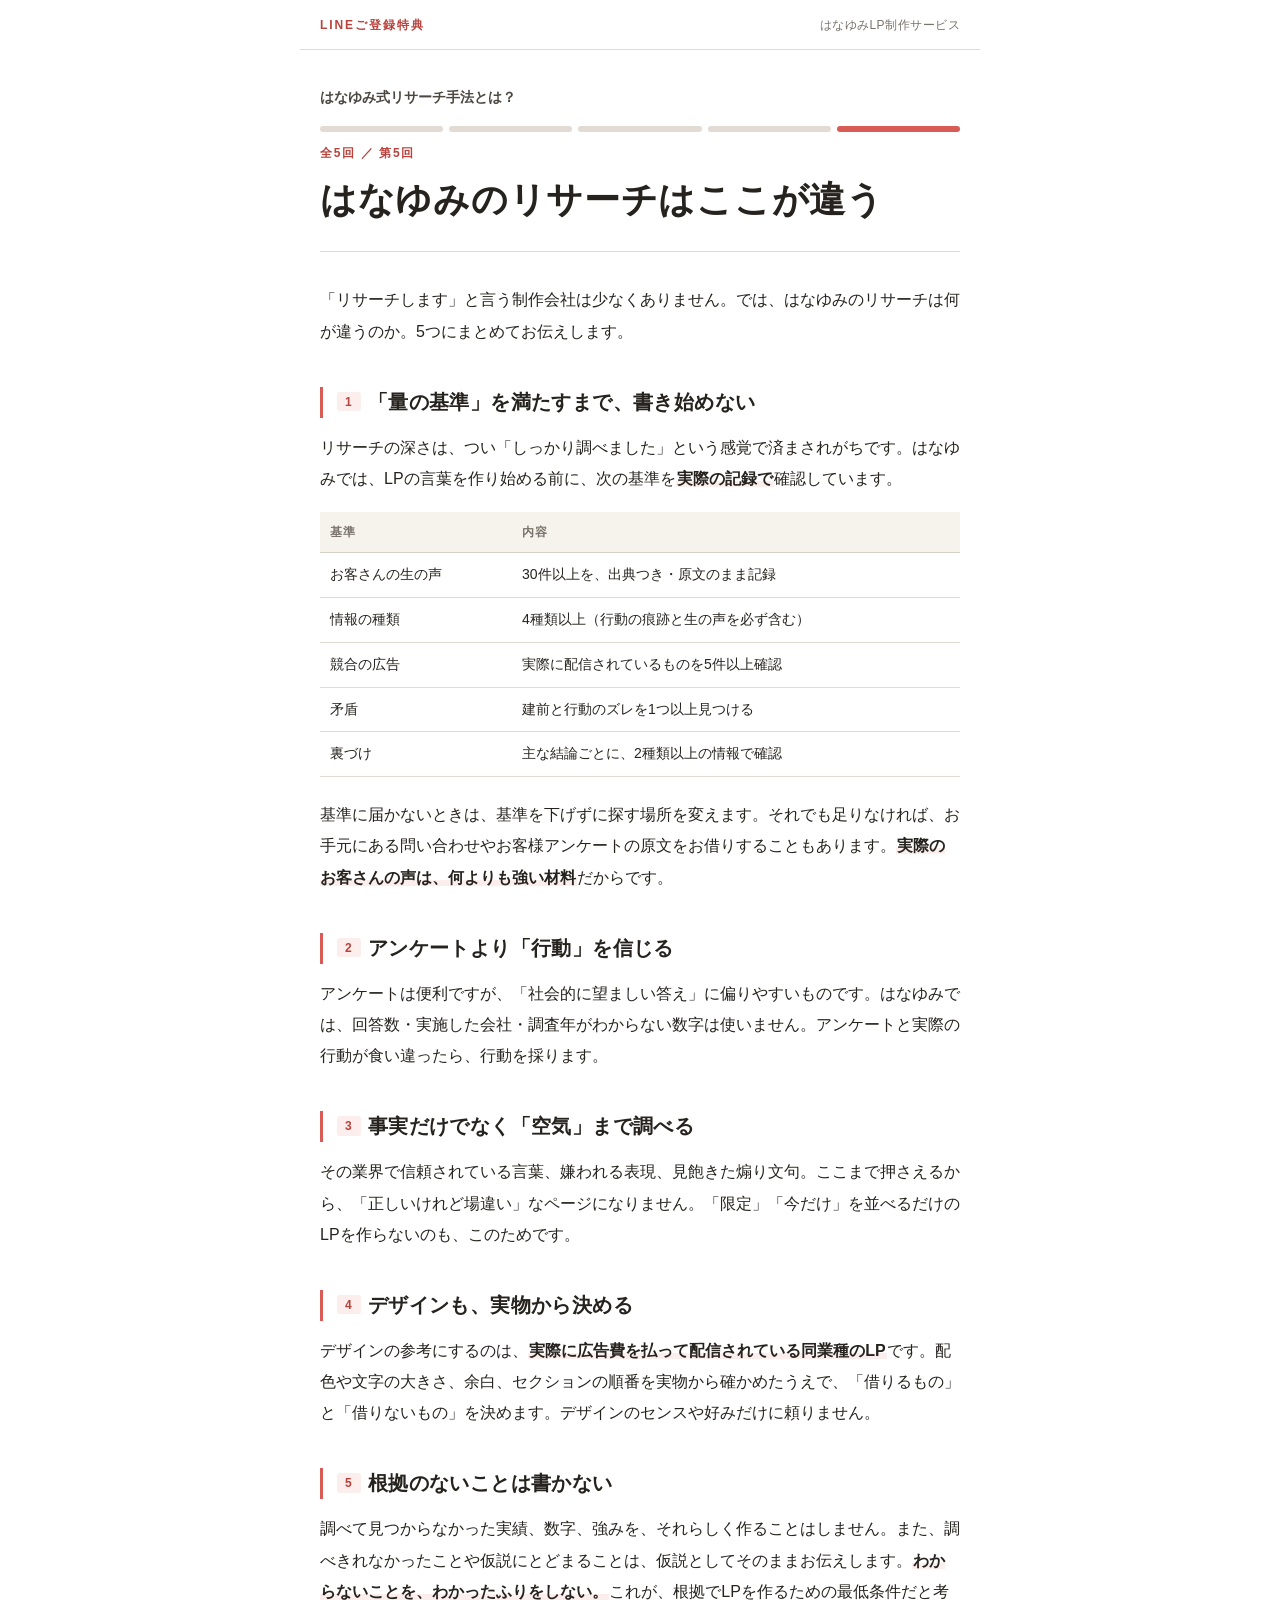
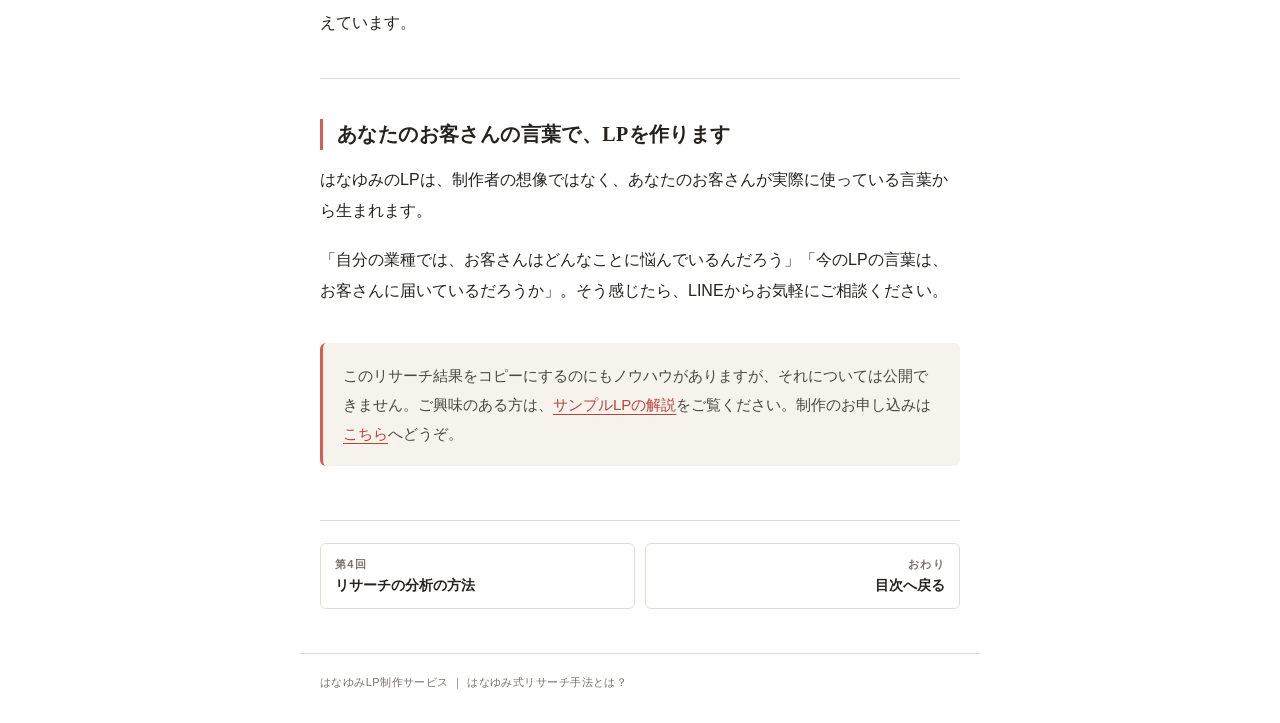
<file: 05.html>
<!doctype html>
<html lang="ja">
<head>
<meta charset="utf-8">
<meta name="viewport" content="width=device-width, initial-scale=1">
<title>第5回 はなゆみのリサーチはここが違う｜はなゆみ式リサーチ手法とは？</title>
<link rel="stylesheet" href="style.css">
</head>
<body>
<header class="topbar">
  <span class="eyebrow">LINEご登録特典</span>
  <span class="pub">はなゆみLP制作サービス</span>
</header>
<main class="article">
  <div class="hero">
    <p class="series"><a href="index.html">はなゆみ式リサーチ手法とは？</a></p>
    <nav class="rail" aria-label="全5回の位置"><a class="seg " href="01.html" aria-label="第1回 リサーチとは？"></a><a class="seg " href="02.html" aria-label="第2回 リサーチの種類"></a><a class="seg " href="03.html" aria-label="第3回 リサーチでわかること"></a><a class="seg " href="04.html" aria-label="第4回 リサーチの分析の方法"></a><a class="seg is-current" href="05.html" aria-label="第5回 はなゆみのリサーチはここが違う" aria-current="page"></a></nav>
    <p class="count">全5回 ／ 第5回</p>
    <h1>はなゆみのリサーチはここが違う</h1>
  </div>
  <div class="body">
<p>「リサーチします」と言う制作会社は少なくありません。では、はなゆみのリサーチは何が違うのか。5つにまとめてお伝えします。</p>
<h3><span class="mark">1</span>「量の基準」を満たすまで、書き始めない</h3>
<p>リサーチの深さは、つい「しっかり調べました」という感覚で済まされがちです。はなゆみでは、LPの言葉を作り始める前に、次の基準を<strong>実際の記録で</strong>確認しています。</p>
<div class="table"><table><thead><tr><th>基準</th><th>内容</th></tr></thead><tbody><tr><td data-label="基準">お客さんの生の声</td><td data-label="内容">30件以上を、出典つき・原文のまま記録</td></tr><tr><td data-label="基準">情報の種類</td><td data-label="内容">4種類以上（行動の痕跡と生の声を必ず含む）</td></tr><tr><td data-label="基準">競合の広告</td><td data-label="内容">実際に配信されているものを5件以上確認</td></tr><tr><td data-label="基準">矛盾</td><td data-label="内容">建前と行動のズレを1つ以上見つける</td></tr><tr><td data-label="基準">裏づけ</td><td data-label="内容">主な結論ごとに、2種類以上の情報で確認</td></tr></tbody></table></div>
<p>基準に届かないときは、基準を下げずに探す場所を変えます。それでも足りなければ、お手元にある問い合わせやお客様アンケートの原文をお借りすることもあります。<strong>実際のお客さんの声は、何よりも強い材料</strong>だからです。</p>
<h3><span class="mark">2</span>アンケートより「行動」を信じる</h3>
<p>アンケートは便利ですが、「社会的に望ましい答え」に偏りやすいものです。はなゆみでは、回答数・実施した会社・調査年がわからない数字は使いません。アンケートと実際の行動が食い違ったら、行動を採ります。</p>
<h3><span class="mark">3</span>事実だけでなく「空気」まで調べる</h3>
<p>その業界で信頼されている言葉、嫌われる表現、見飽きた煽り文句。ここまで押さえるから、「正しいけれど場違い」なページになりません。「限定」「今だけ」を並べるだけのLPを作らないのも、このためです。</p>
<h3><span class="mark">4</span>デザインも、実物から決める</h3>
<p>デザインの参考にするのは、<strong>実際に広告費を払って配信されている同業種のLP</strong>です。配色や文字の大きさ、余白、セクションの順番を実物から確かめたうえで、「借りるもの」と「借りないもの」を決めます。デザインのセンスや好みだけに頼りません。</p>
<h3><span class="mark">5</span>根拠のないことは書かない</h3>
<p>調べて見つからなかった実績、数字、強みを、それらしく作ることはしません。また、調べきれなかったことや仮説にとどまることは、仮説としてそのままお伝えします。<strong>わからないことを、わかったふりをしない。</strong>これが、根拠でLPを作るための最低条件だと考えています。</p>
<hr>
<h3>あなたのお客さんの言葉で、LPを作ります</h3>
<p>はなゆみのLPは、制作者の想像ではなく、あなたのお客さんが実際に使っている言葉から生まれます。</p>
<p>「自分の業種では、お客さんはどんなことに悩んでいるんだろう」「今のLPの言葉は、お客さんに届いているだろうか」。そう感じたら、LINEからお気軽にご相談ください。</p>
<p class="closing">このリサーチ結果をコピーにするのにもノウハウがありますが、それについては公開できません。ご興味のある方は、<a class="inline-link" href="#">サンプルLPの解説</a>をご覧ください。制作のお申し込みは<a class="inline-link" href="https://hanayumi.net/order/">こちら</a>へどうぞ。</p>
  </div>
  <nav class="pager"><a class="prev" href="04.html"><span>第4回</span>リサーチの分析の方法</a><a class="next" href="index.html"><span>おわり</span>目次へ戻る</a></nav>
</main>
<footer class="foot">
  <p>はなゆみLP制作サービス ｜ はなゆみ式リサーチ手法とは？</p>
</footer>
</body>
</html>
</file>
<file: style.css>
/* はなゆみ式リサーチ手法 — LINE特典記事
   配色・書体は「サンプルLP解説」特典資料と共通 */
:root{
  --ink:#26231F; --ink-2:#4B4640; --muted:#7A736C; --rule:#E2DBD3; --paper:#FFFFFF;
  --pink:#D95B56; --pink-ink:#B9423D; --pink-tint:#FBEEEC;
  --sand:#F6F2EC;
  --serif:"Hiragino Mincho ProN","Hiragino Mincho Pro","Yu Mincho","Noto Serif JP",serif;
  --sans:"Hiragino Sans","Hiragino Kaku Gothic ProN","Yu Gothic","Noto Sans JP",sans-serif;
}
*{box-sizing:border-box}
html{-webkit-text-size-adjust:100%}
body{
  margin:0;background:var(--paper);color:var(--ink);
  font-family:var(--sans);font-size:16px;line-height:1.95;font-weight:300;
  -webkit-font-smoothing:antialiased;
}
a{color:inherit}
a:focus-visible{outline:2px solid var(--pink);outline-offset:3px;border-radius:2px}
strong{
  font-weight:600;color:var(--ink);
  background:linear-gradient(transparent 62%, var(--pink-tint) 62%);
  padding:0 .08em;
}

/* 上部 */
.topbar{
  max-width:680px;margin:0 auto;padding:14px 20px 12px;
  display:flex;justify-content:space-between;align-items:center;gap:12px;
  border-bottom:1px solid var(--rule);font-size:12px;
}
.eyebrow{font-weight:600;letter-spacing:.16em;color:var(--pink-ink)}
.pub{color:var(--muted);letter-spacing:.04em}

.article{max-width:680px;margin:0 auto;padding:0 20px}

/* 見出しまわり */
.hero{padding:34px 0 26px;border-bottom:1px solid var(--rule)}
.series{margin:0 0 14px;font-family:var(--serif);font-weight:600;font-size:14px;color:var(--ink-2)}
.series a{text-decoration:none}
.series a:hover{text-decoration:underline}

/* 全5回の位置（この特典の目印） */
.rail{display:grid;grid-template-columns:repeat(5,1fr);gap:6px;margin:0 0 10px}
.rail .seg{display:block;height:6px;border-radius:3px;background:var(--rule);transition:background .2s}
.rail .seg:hover{background:#cfc6bc}
.rail .seg.is-current{background:var(--pink)}
.count{margin:0;font-size:12px;letter-spacing:.14em;color:var(--pink-ink);font-weight:600}

h1,h3{word-break:auto-phrase;font-family:var(--serif);font-weight:600;letter-spacing:.02em;color:var(--ink)}
h1{font-size:clamp(26px,7vw,36px);line-height:1.4;margin:10px 0 0}
.lead{margin:18px 0 0;color:var(--ink-2)}

/* 本文 */
.body{padding:8px 0 10px}
.body p{margin:0 0 1.1em}
.body > p:first-child{margin-top:24px}
h3{
  font-size:20px;line-height:1.55;margin:40px 0 14px;
  padding-left:14px;border-left:3px solid var(--pink);
}
h3 .mark{
  display:inline-block;margin-right:.6em;padding:1px 8px 0;
  font-family:var(--sans);font-size:12px;font-weight:600;letter-spacing:.08em;
  color:var(--pink-ink);background:var(--pink-tint);border-radius:3px;
  vertical-align:.25em;
}
hr{border:0;border-top:1px solid var(--rule);margin:40px 0 0}
ul,ol{margin:0 0 1.2em;padding-left:1.4em}
li{margin:.3em 0}
li::marker{color:var(--pink)}
p.next{
  margin-top:36px;padding:14px 16px;background:var(--sand);border-radius:4px;
  font-size:14px;color:var(--ink-2);
}

/* 表 */
.table{overflow-x:auto;margin:8px 0 22px;-webkit-overflow-scrolling:touch}
table{width:100%;min-width:480px;border-collapse:collapse;font-size:14px;line-height:1.7}
th,td{text-align:left;vertical-align:top;padding:10px 10px;border-bottom:1px solid var(--rule)}
th{font-size:12px;font-weight:600;letter-spacing:.06em;color:var(--muted);background:var(--sand);border-bottom-color:#d6cfc6;white-space:nowrap}
td:first-child{font-weight:500;color:var(--ink)}
td strong{background:none;padding:0}

/* 前後の回 */
.pager{
  display:grid;grid-template-columns:1fr 1fr;gap:10px;
  margin:44px 0 0;padding:22px 0 8px;border-top:1px solid var(--rule);
}
.pager a{
  display:block;padding:12px 14px;border:1px solid var(--rule);border-radius:6px;
  text-decoration:none;font-family:var(--serif);font-weight:600;font-size:14px;line-height:1.5;
  transition:border-color .2s, background .2s;
}
.pager a:hover{border-color:var(--pink);background:var(--pink-tint)}
.pager span{display:block;font-family:var(--sans);font-size:11px;letter-spacing:.12em;color:var(--muted);margin-bottom:2px}
.pager .next{text-align:right}

/* 目次ページ */
.toc{list-style:none;margin:8px 0 0;padding:0}
.toc li{margin:0;border-bottom:1px solid var(--rule)}
.toc a{display:grid;grid-template-columns:4em 1fr;gap:2px 12px;padding:18px 0;text-decoration:none}
.toc a:hover .t{color:var(--pink-ink)}
.toc .n{grid-row:span 2;font-size:12px;font-weight:600;letter-spacing:.1em;color:var(--pink-ink);padding-top:4px}
.toc .t{font-family:var(--serif);font-weight:600;font-size:18px;line-height:1.5;transition:color .2s}
.toc .d{font-size:13px;color:var(--muted);line-height:1.6}
.start{margin:30px 0 0;text-align:center}
.start a{
  display:inline-block;padding:13px 30px;border-radius:999px;
  background:var(--pink-ink);color:#fff;text-decoration:none;font-weight:600;letter-spacing:.06em;
}
.start a:hover{background:var(--pink)}

.foot{max-width:680px;margin:36px auto 0;padding:18px 20px 30px;border-top:1px solid var(--rule)}
.foot p{margin:0;font-size:11px;color:var(--muted);letter-spacing:.04em}

/* 本文中のリンク */
.inline-link{color:var(--pink-ink);text-decoration:underline;text-decoration-thickness:1px;text-underline-offset:.25em}
.inline-link:hover{color:var(--pink);text-decoration-thickness:2px}

/* 最終回のしめ（制作依頼への案内） */
p.closing{
  margin:36px 0 0;padding:18px 20px;border-radius:6px;
  background:var(--sand);border-left:3px solid var(--pink);
  font-size:15px;line-height:1.95;color:var(--ink-2);
}

/* ---------- 制作のご依頼（プラン選択） ---------- */
br.sp{display:none}
.plan-grid{display:grid;grid-template-columns:1fr 1fr;gap:16px;margin:28px 0 0}
.plan-card{
  display:flex;flex-direction:column;
  padding:24px 22px 22px;border:1px solid var(--rule);border-radius:8px;background:var(--paper);
}
.plan-tag{margin:0;font-size:13px;font-weight:600;letter-spacing:.06em;color:var(--ink-2)}
.plan-tag.is-limited{color:var(--pink-ink)}
.plan-name{margin:4px 0 0;font-family:var(--serif);font-weight:600;font-size:26px;line-height:1.4;letter-spacing:.02em}
.plan-lead{margin:14px 0 0;font-size:15px;color:var(--ink-2)}
.plan-price{margin:14px 0 0;padding:14px 0 12px;border-top:1px solid var(--rule);border-bottom:1px solid var(--rule);line-height:1}
.plan-price .num{font-family:var(--serif);font-weight:600;font-size:40px;letter-spacing:.01em;font-variant-numeric:tabular-nums}
.plan-price .unit{margin-left:.35em;font-size:13px;color:var(--ink-2)}
.plan-feature{list-style:none;margin:14px 0 0;padding:0}
.plan-feature li{position:relative;margin:0;padding-left:1.7em;font-size:15px}
.plan-feature li::before{
  content:"";position:absolute;left:.15em;top:.55em;width:.95em;height:.5em;
  border-left:2.5px solid var(--pink);border-bottom:2.5px solid var(--pink);transform:rotate(-45deg);
}
.plan-link{margin:8px 0 0;font-size:14px}
.plan-cta{
  display:block;margin-top:auto;padding:13px 16px;border-radius:999px;text-align:center;
  background:var(--pink-ink);color:#fff;text-decoration:none;font-weight:600;letter-spacing:.04em;
  transition:background .2s;
}
.plan-link + .plan-cta{margin-top:22px}
.plan-cta:hover{background:var(--pink)}
.plan-note{margin:18px 0 0;font-size:13px;color:var(--muted)}
.pager.single{grid-template-columns:1fr}
.pager.single a{max-width:340px}

/* ---------- お申し込みフォーム ---------- */
.form{margin:28px 0 0;max-width:600px}
.field{margin:0 0 22px;padding:0;border:0;min-width:0}
.field > label,.field > legend{display:block;margin:0 0 6px;padding:0;font-weight:600;font-size:15px;line-height:1.6}
.req,.opt{
  display:inline-block;margin-left:.6em;padding:0 6px;border-radius:3px;
  font-size:11px;font-weight:600;letter-spacing:.06em;vertical-align:.12em;line-height:1.7;
}
.req{background:var(--pink-ink);color:#fff}
.opt{background:var(--sand);color:var(--muted)}
.form input[type=text],.form input[type=email],.form input[type=url],.form select,.form textarea{
  width:100%;padding:11px 12px;border:1px solid #d6cfc6;border-radius:5px;background:#fff;
  font:inherit;font-size:16px;font-weight:400;color:var(--ink);line-height:1.6;
}
.form textarea{resize:vertical}
.form ::placeholder{color:#aaa29a}
.form input:focus,.form select:focus,.form textarea:focus{outline:2px solid var(--pink);outline-offset:0;border-color:var(--pink)}
.form [aria-invalid=true]{border-color:var(--pink-ink);background:var(--pink-tint)}
.choices{display:grid;gap:10px}
.choice{
  display:flex;gap:12px;align-items:flex-start;padding:14px 16px;cursor:pointer;
  border:1px solid #d6cfc6;border-radius:6px;transition:border-color .2s, background .2s;
}
.choice:hover{border-color:var(--pink)}
.choice:has(input:checked){border-color:var(--pink);background:var(--pink-tint);box-shadow:inset 0 0 0 1px var(--pink)}
.choice input,.check input{accent-color:var(--pink-ink);width:18px;height:18px;margin:.3em 0 0;flex:none}
.choice-name{display:block;font-family:var(--serif);font-weight:600;font-size:17px;line-height:1.5}
.choice-meta{display:block;font-size:13px;color:var(--ink-2)}
.check{display:flex;gap:10px;align-items:flex-start;font-size:14px;cursor:pointer;font-weight:400}
.hint{margin:8px 0 0;font-size:13px}
.err{display:none;margin:6px 0 0;font-size:13px;color:var(--pink-ink);font-weight:500}
.err.is-shown{display:block}
.submit{
  display:block;width:100%;max-width:360px;margin:30px auto 0;padding:15px 20px;border:0;border-radius:999px;
  background:var(--pink-ink);color:#fff;font:inherit;font-size:16px;font-weight:600;letter-spacing:.06em;cursor:pointer;
  transition:background .2s;
}
.submit:hover{background:var(--pink)}
.submit:focus-visible{outline:2px solid var(--pink);outline-offset:3px}
.notice{margin:18px 0 0;padding:14px 16px;border-radius:5px;background:var(--sand);font-size:14px;color:var(--ink-2)}

@media (max-width:640px){
  .plan-grid{grid-template-columns:1fr}
  br.sp{display:inline}
}

@media (max-width:560px){
  table{min-width:0}
  thead{position:absolute;width:1px;height:1px;overflow:hidden;clip:rect(0 0 0 0)}
  table,tbody,tr,td{display:block}
  tr{padding:12px 0;border-bottom:1px solid var(--rule)}
  tr:first-child{border-top:1px solid var(--rule)}
  td{border:0;padding:2px 0}
  td:first-child{font-family:var(--serif);font-weight:600;font-size:15.5px;margin-bottom:2px}
  td:not(:first-child)::before{
    content:attr(data-label);display:inline-block;margin-right:.6em;padding:0 6px;
    font-size:11px;font-weight:600;letter-spacing:.06em;color:var(--muted);background:var(--sand);border-radius:3px;
  }
}
@media (max-width:420px){
  body{font-size:15.5px}
  .pub{font-size:11px}
  h3{font-size:18.5px}
}
@media (prefers-reduced-motion:reduce){*{transition:none!important}}
@media print{
  .rail,.pager,.start,.plan-cta,.submit{display:none}
  .article,.topbar,.foot{max-width:none}
}
</file>
